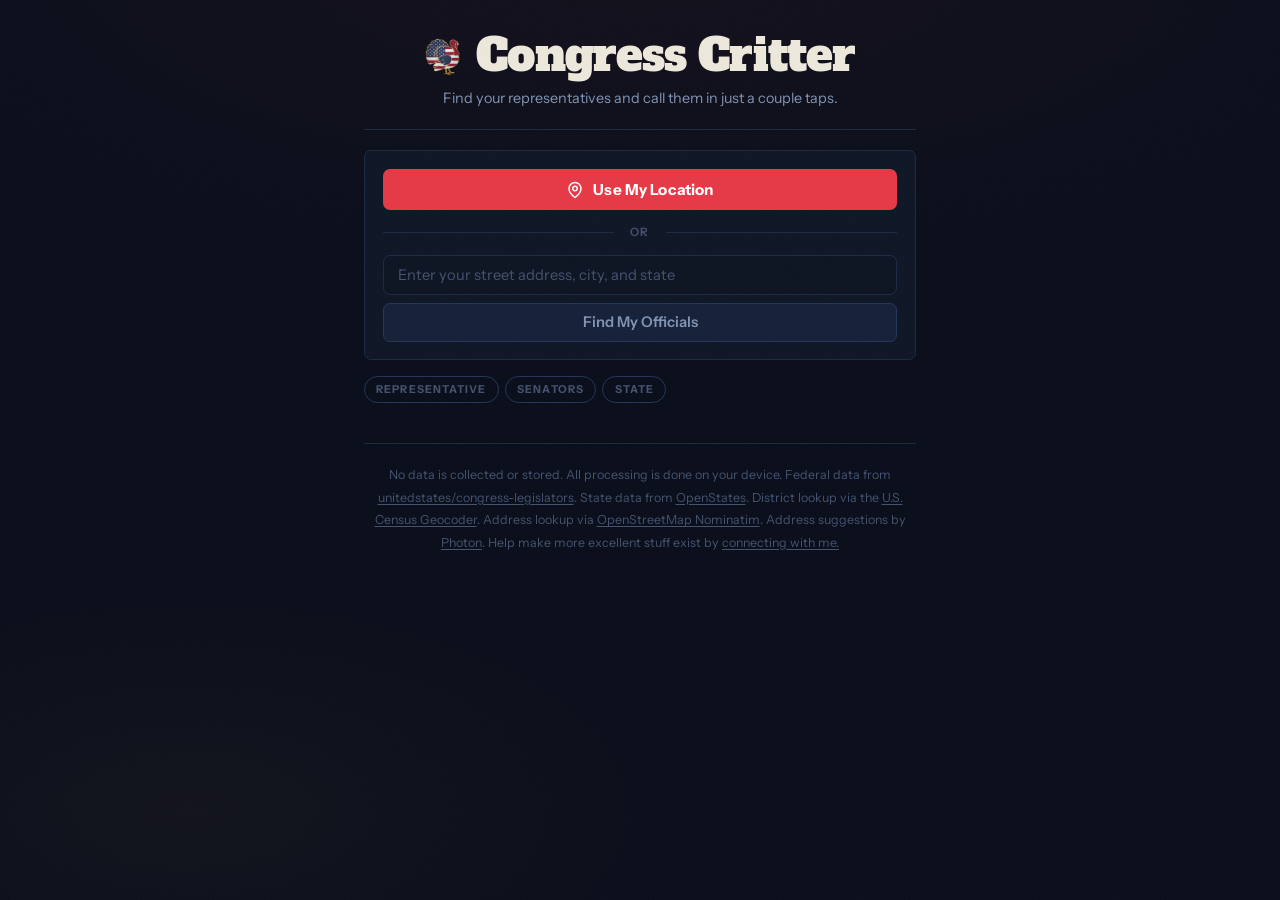
<file: index.html>
<!DOCTYPE html>
<html lang="en">
<head>
  <meta charset="UTF-8">
  <meta name="viewport" content="width=device-width, initial-scale=1.0">
  <title>Congress Critter: Find & Call Your Representatives</title>
  <link rel="icon" type="image/png" href="favicon.png">
  <link rel="icon" type="image/x-icon" href="favicon.ico">
  <link rel="stylesheet" href="style.css">
</head>
<body>
  <main class="container">
    <header>
      <h1><img src="favicon.png" alt="" class="title-icon">Congress Critter</h1>
      <p>Find your representatives and call them in just a couple taps.</p>
    </header>

    <section id="lookup">
      <button id="geolocate-btn" type="button">
        <svg width="18" height="18" viewBox="0 0 24 24" fill="none" stroke="currentColor" stroke-width="2" stroke-linecap="round" stroke-linejoin="round" aria-hidden="true">
          <path d="M20 10c0 6-8 12-8 12s-8-6-8-12a8 8 0 0 1 16 0Z"/>
          <circle cx="12" cy="10" r="3"/>
        </svg>
        Use My Location
      </button>

      <div class="divider"><span>or</span></div>

      <form id="address-form">
        <input
          type="text"
          id="address-input"
          name="address"
          placeholder="Enter your street address, city, and state"
          autocomplete="off"
          required
        >
        <button type="submit">Find My Officials</button>
      </form>
    </section>

    <nav class="results-nav" aria-label="Jump to section">
      <a href="#usrep">Representative</a>
      <a href="#senators">Senators</a>
      <a href="#stateleg">State</a>
    </nav>

    <section id="status" hidden>
      <article aria-busy="true" id="loading">
        <span id="loading-message">Looking up your representatives…</span>
      </article>
      <article id="error" hidden>
        <p id="error-message"></p>
        <button id="retry-btn" type="button" class="secondary">Try Again</button>
      </article>
    </section>

    <section id="results" hidden>
      <div id="usrep" class="result-section">
        <details class="section-details" open>
          <summary class="section-title">U.S. Representative</summary>
          <div class="section-body"></div>
        </details>
      </div>

      <div id="senators" class="result-section">
        <details class="section-details">
          <summary class="section-title">U.S. Senators</summary>
          <div class="section-body"></div>
        </details>
      </div>

      <div id="stateleg" class="result-section">
        <details class="section-details">
          <summary class="section-title">State Legislature</summary>
          <div class="section-body"></div>
        </details>
      </div>
    </section>

    <footer class="site-footer">
      <small>
        No data is collected or stored. All processing is done on your device. Federal data from
        <a href="https://github.com/unitedstates/congress-legislators" target="_blank" rel="noopener noreferrer">unitedstates/congress-legislators</a>.
        State data from <a href="https://openstates.org" target="_blank" rel="noopener noreferrer">OpenStates</a>.
        District lookup via the <a href="https://geocoding.geo.census.gov/" target="_blank" rel="noopener noreferrer">U.S. Census Geocoder</a>.
        Address lookup via <a href="https://nominatim.openstreetmap.org/" target="_blank" rel="noopener noreferrer">OpenStreetMap Nominatim</a>.
        Address suggestions by <a href="https://photon.komoot.io/" target="_blank" rel="noopener noreferrer">Photon</a>.
        Help make more excellent stuff exist by <a href="https://www.linkedin.com/in/evanboyar/" target=_blank rel="noopener noreferrer">connecting with me.</a>
      </small>
    </footer>
  </main>

  <script src="js/autocomplete.js"></script>
  <script src="js/geocoder.js"></script>
  <script src="js/legislators.js"></script>
  <script src="js/state-legislators.js"></script>
  <script src="js/main.js"></script>
</body>
</html>
</file>
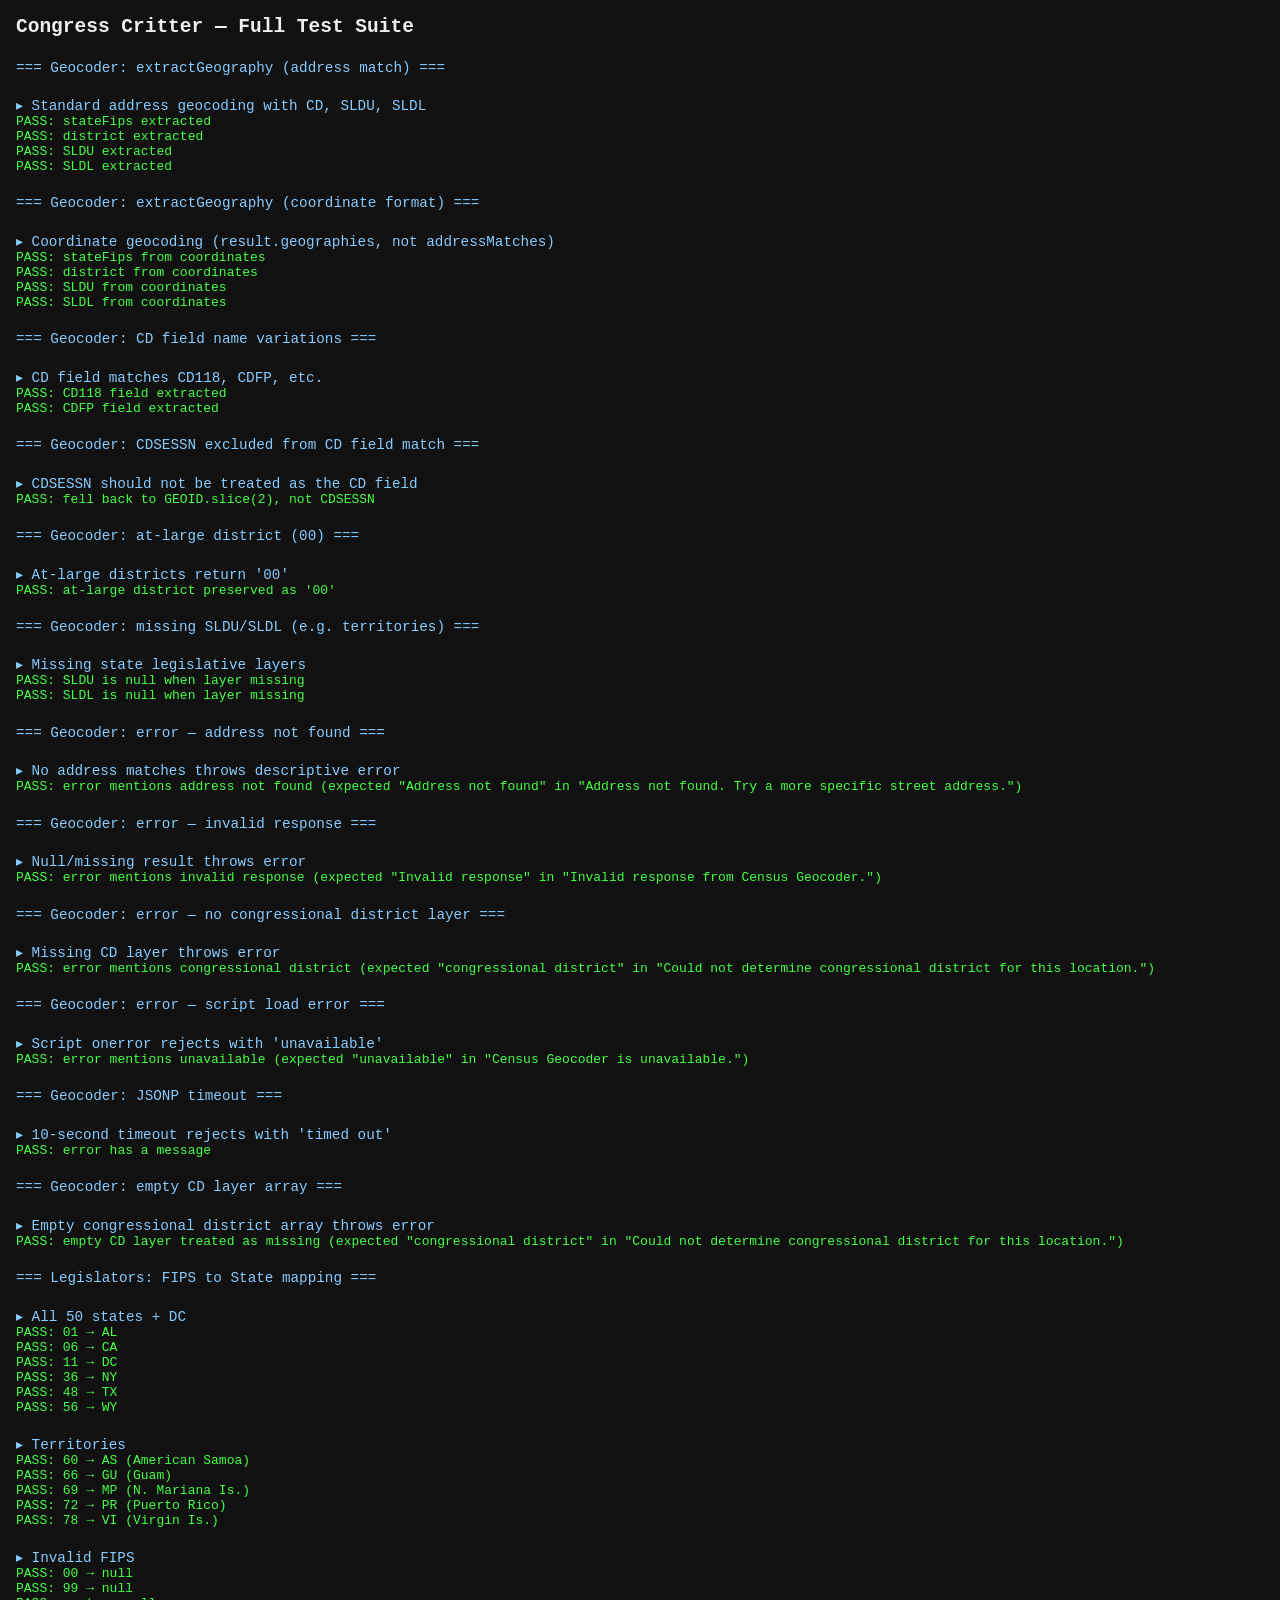
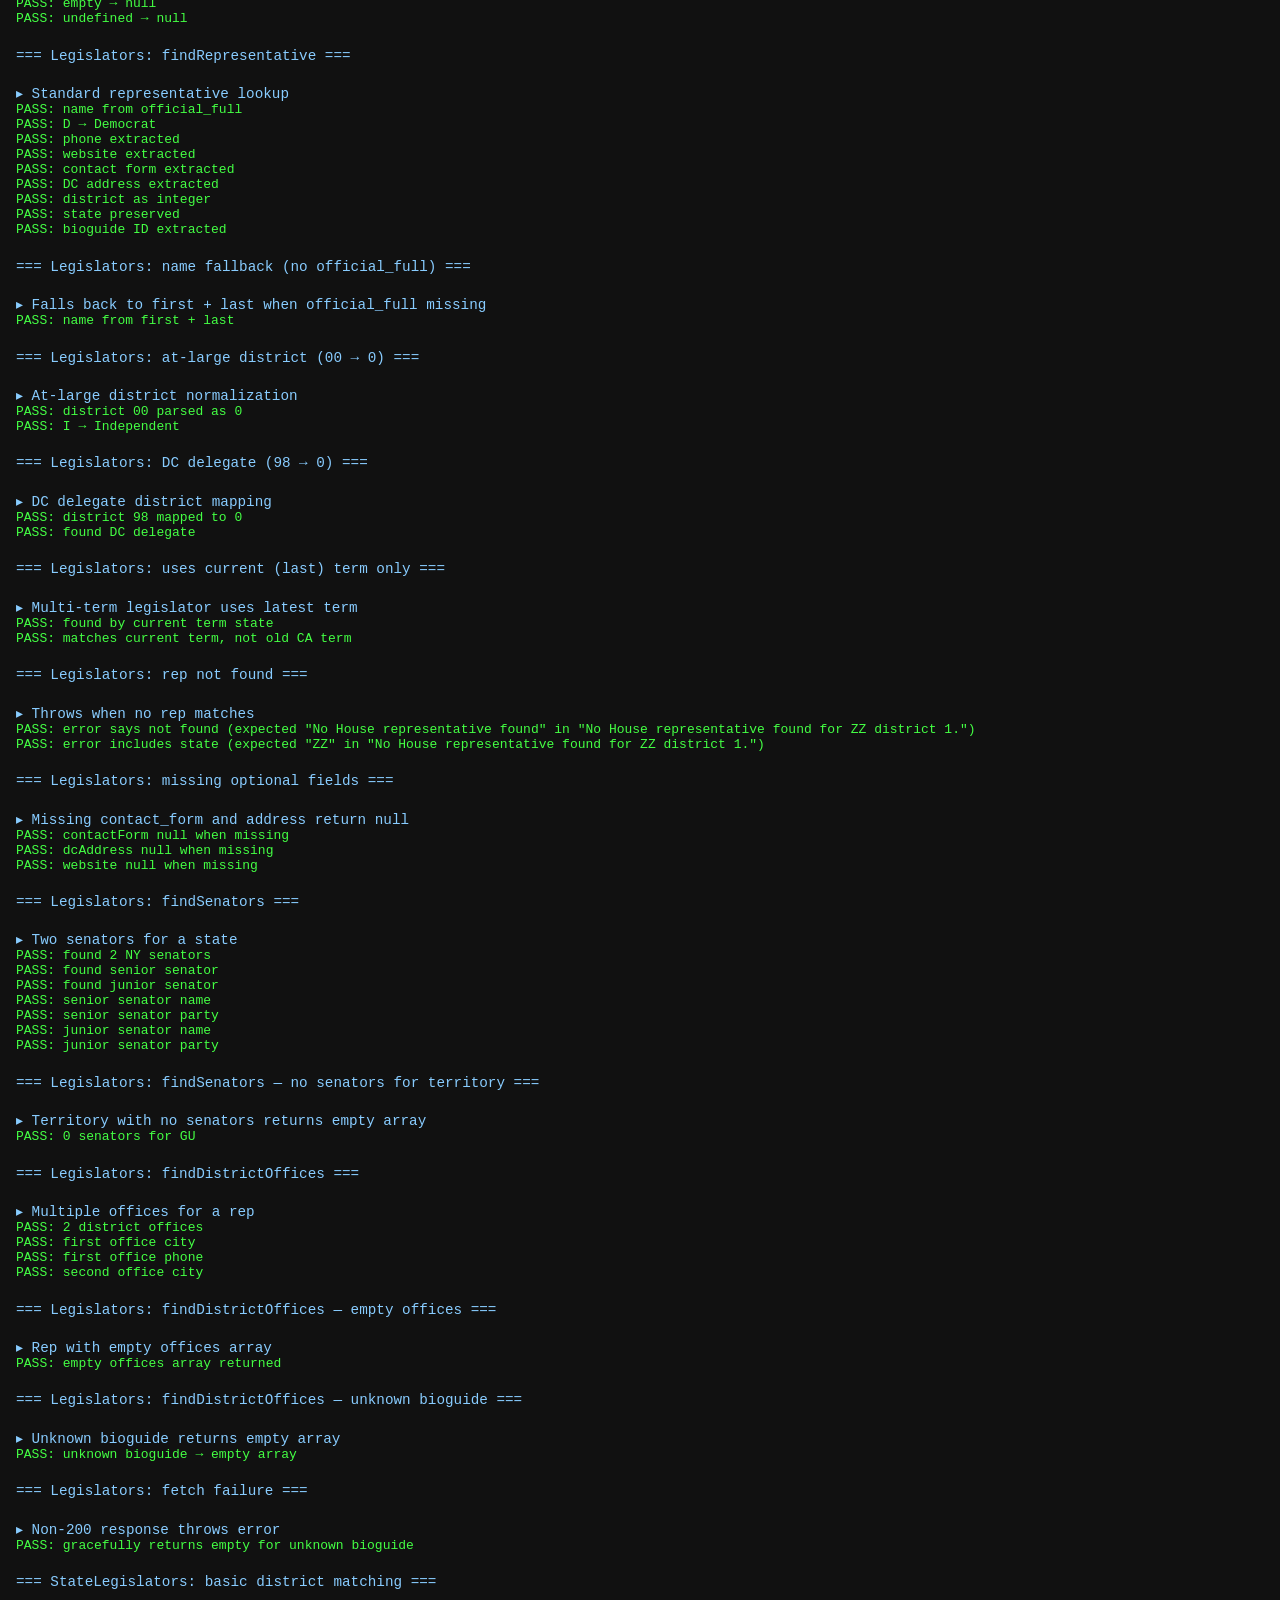
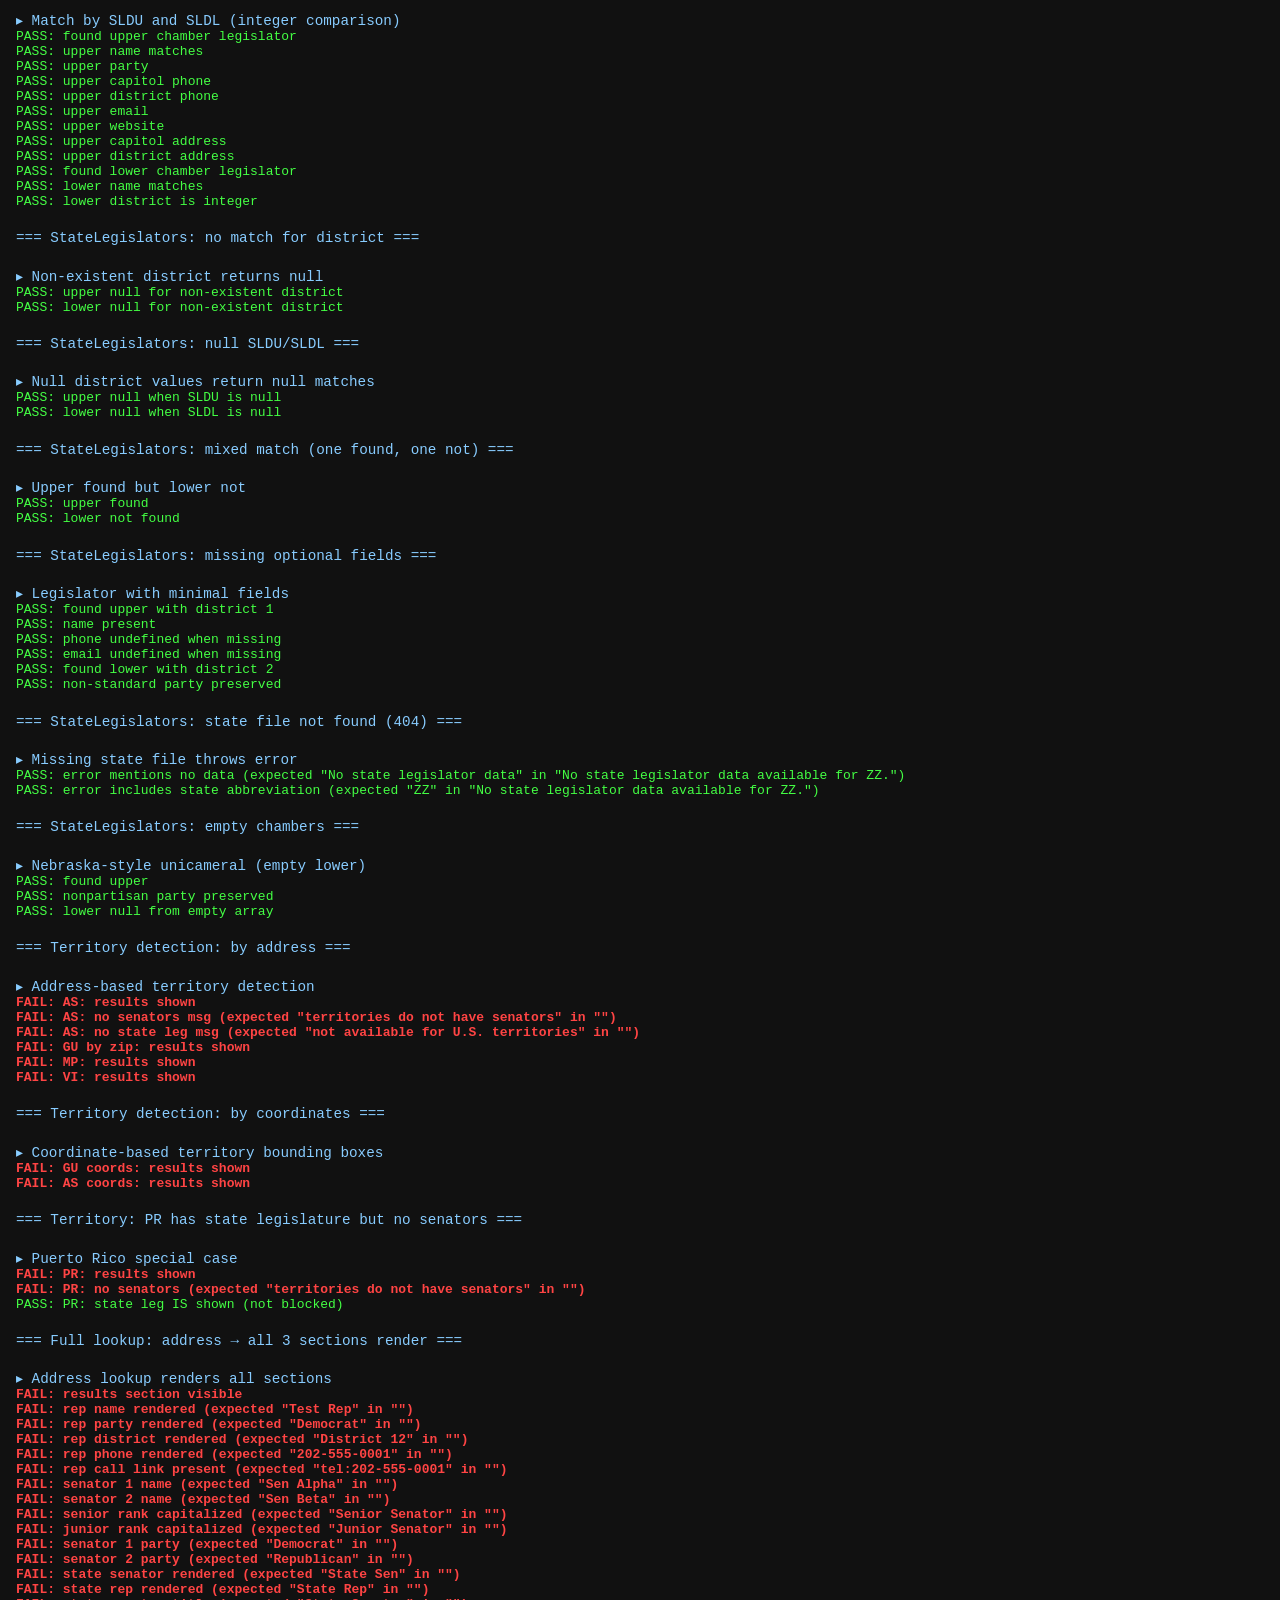
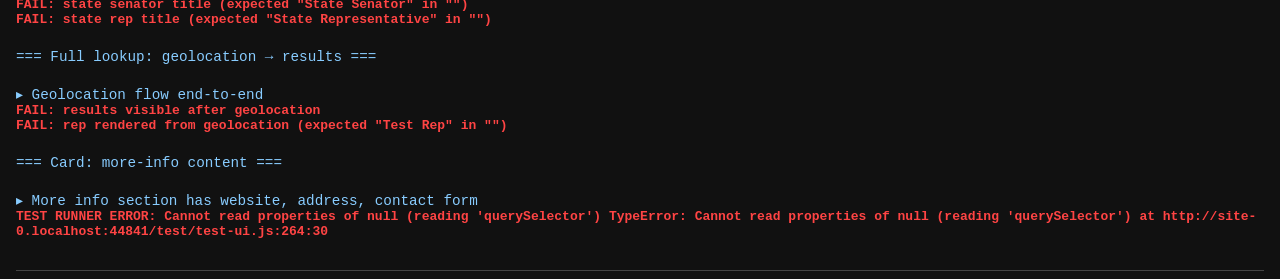
<file: test/test.html>
<!DOCTYPE html>
<html lang="en">
<head>
  <meta charset="UTF-8">
  <title>Congress Critter — Full Test Suite</title>
  <style>
    body { font-family: monospace; margin: 1rem; background: #111; color: #eee; }
    .pass { color: #4f4; }
    .fail { color: #f44; font-weight: bold; }
    .group { color: #8cf; margin-top: 1.5em; font-size: 1.1em; }
    #summary { margin-top: 2em; padding: 1em; border-top: 1px solid #444; font-size: 1.2em; }
  </style>
</head>
<body>
<h2>Congress Critter — Full Test Suite</h2>
<div id="log"></div>
<div id="summary"></div>

<!-- Replicate the full DOM structure from index.html -->
<div style="display:none">
  <button id="geolocate-btn" type="button">Use My Location</button>
  <form id="address-form">
    <input type="text" id="address-input" name="address" required>
    <button type="submit">Find</button>
  </form>
  <section id="status" hidden>
    <article aria-busy="true" id="loading">
      <span id="loading-message">Looking up your representatives…</span>
    </article>
    <article id="error" hidden>
      <p id="error-message"></p>
      <button id="retry-btn" type="button">Try Again</button>
    </article>
  </section>
  <section id="results" hidden>
    <nav class="results-nav" aria-label="Jump to section">
      <a href="#usrep">Representative</a>
      <a href="#senators">Senators</a>
      <a href="#stateleg">State</a>
    </nav>
    <div id="usrep" class="result-section">
      <details class="section-details" open>
        <summary class="section-title">U.S. Representative</summary>
        <div class="section-body"></div>
      </details>
    </div>
    <div id="senators" class="result-section">
      <details class="section-details">
        <summary class="section-title">U.S. Senators</summary>
        <div class="section-body"></div>
      </details>
    </div>
    <div id="stateleg" class="result-section">
      <details class="section-details">
        <summary class="section-title">State Legislature</summary>
        <div class="section-body"></div>
      </details>
    </div>
  </section>
</div>

<script src="harness.js"></script>
<script src="test-geocoder.js"></script>
<script src="test-legislators.js"></script>
<script src="test-state-legislators.js"></script>
<script src="test-ui.js"></script>
<script>
Harness.runAll();
</script>
</body>
</html>
</file>
<file: style.css>
/* ─────────────────────────────────────────────────────────────
   Congress Critter — Custom Design System
   Aesthetic: dark civic editorial
   Fonts: Alfa Slab One (title) · Spectral (names) · Instrument Sans (UI)
───────────────────────────────────────────────────────────────── */

@import url('https://fonts.googleapis.com/css2?family=Alfa+Slab+One&family=Spectral:ital,wght@0,400;0,600;1,400&family=Instrument+Sans:wght@400;500;600;700&display=swap');

/* ── Tokens ──────────────────────────────────────────────────── */

:root {
  --bg:        #090e1a;
  --bg-card:   #0f1726;
  --bg-raised: #162038;
  --bg-input:  #0d1422;

  --border:    #1c2b44;
  --border-hi: #243659;

  --text:      #ede8dc;
  --text-sub:  #8194b4;
  --text-dim:  #445270;

  --red:       #e63946;
  --red-hi:    #ff4858;
  --red-glow:  rgba(230, 57, 70, 0.18);
  --red-dim:   rgba(230, 57, 70, 0.08);

  --gold:      #f4a261;

  --radius:    7px;
  --radius-sm: 4px;
}

/* ── Reset ───────────────────────────────────────────────────── */

*, *::before, *::after { box-sizing: border-box; }

body, h1, h2, h3, h4, h5, h6, p, ul, li,
figure, figcaption, blockquote, dl, dd {
  margin: 0;
  padding: 0;
}

[hidden] { display: none !important; }

/* ── Base ────────────────────────────────────────────────────── */

html {
  font-size: 16px;
  scroll-behavior: smooth;
}

body {
  background: var(--bg);
  color: var(--text);
  font-family: 'Instrument Sans', system-ui, sans-serif;
  font-size: 1rem;
  line-height: 1.55;
  min-height: 100svh;

  background-image:
    radial-gradient(ellipse 90% 50% at 50% -5%,  rgba(230, 57, 70, 0.05) 0%, transparent 70%),
    radial-gradient(ellipse 60% 40% at 15% 90%, rgba(244, 162, 97, 0.04) 0%, transparent 60%);
}

/* Grain texture overlay */
body::after {
  content: '';
  position: fixed;
  inset: 0;
  z-index: 9999;
  pointer-events: none;
  opacity: 0.03;
  background-image: url("data:image/svg+xml,<svg xmlns='http://www.w3.org/2000/svg' width='256' height='256'><filter id='n'><feTurbulence type='fractalNoise' baseFrequency='0.85' numOctaves='4' stitchTiles='stitch'/><feColorMatrix type='saturate' values='0'/></filter><rect width='256' height='256' filter='url(%23n)'/></svg>");
}

a {
  color: var(--gold);
  text-decoration: none;
}

a:hover {
  text-decoration: underline;
  text-underline-offset: 2px;
}

/* ── Layout ──────────────────────────────────────────────────── */

main.container {
  max-width: 600px;
  margin: 0 auto;
  padding: 2rem 1.5rem 3rem;
}

/* ── Header ──────────────────────────────────────────────────── */

header {
  text-align: center;
  margin-bottom: 1.25rem;
  padding-bottom: 1.25rem;
  border-bottom: 1px solid var(--border);
}

h1 {
  font-family: 'Alfa Slab One', serif;
  font-size: clamp(1.9rem, 6vw, 2.8rem);
  font-weight: 400;
  letter-spacing: -0.02em;
  line-height: 1.05;
  color: var(--text);
  margin-bottom: 0.5rem;
}

.title-icon {
  height: 0.9em;
  width: auto;
  vertical-align: middle;
  margin-right: 0.25em;
  position: relative;
  top: -0.07em;
}

header p {
  color: var(--text-sub);
  font-size: 0.9rem;
  margin-top: 0.2rem;
}

header p i {
  font-style: normal;
  font-size: 0.8rem;
  color: var(--text-dim);
}

/* ── Lookup card ─────────────────────────────────────────────── */

#lookup {
  background: var(--bg-card);
  border: 1px solid var(--border);
  border-radius: var(--radius);
  padding: 1.1rem;
  margin-bottom: 1rem;
}

/* ── Geolocate button ────────────────────────────────────────── */

#geolocate-btn {
  width: 100%;
  display: flex;
  align-items: center;
  justify-content: center;
  gap: 0.55rem;
  padding: 0.7rem 1.25rem;
  background: var(--red);
  color: #fff;
  border: none;
  border-radius: var(--radius);
  font-family: 'Instrument Sans', system-ui, sans-serif;
  font-size: 0.95rem;
  font-weight: 700;
  letter-spacing: 0.01em;
  cursor: pointer;
  transition: background 0.15s, transform 0.1s, box-shadow 0.15s;
}

#geolocate-btn:hover {
  background: var(--red-hi);
  transform: translateY(-1px);
  box-shadow: 0 4px 20px var(--red-glow);
}

#geolocate-btn:active {
  transform: translateY(0);
  box-shadow: none;
}

#geolocate-btn[aria-busy="true"] {
  opacity: 0.65;
  cursor: wait;
  pointer-events: none;
}

/* ── Divider ─────────────────────────────────────────────────── */

.divider {
  display: flex;
  align-items: center;
  gap: 1rem;
  margin: 0.85rem 0;
  color: var(--text-dim);
  font-size: 0.72rem;
  font-weight: 600;
  letter-spacing: 0.15em;
  text-transform: uppercase;
}

.divider::before,
.divider::after {
  content: '';
  flex: 1;
  border-top: 1px solid var(--border);
}

/* ── Address form ────────────────────────────────────────────── */

#address-form {
  display: flex;
  flex-direction: column;
  gap: 0.5rem;
}

#address-input {
  width: 100%;
  background: var(--bg-input);
  border: 1px solid var(--border);
  border-radius: var(--radius);
  color: var(--text);
  font-family: 'Instrument Sans', system-ui, sans-serif;
  font-size: 0.92rem;
  padding: 0.6rem 0.9rem;
  outline: none;
  transition: border-color 0.15s, box-shadow 0.15s;
}

#address-input::placeholder {
  color: var(--text-dim);
}

#address-input:focus {
  border-color: var(--red);
  box-shadow: 0 0 0 3px var(--red-dim);
}

#address-form button[type="submit"] {
  width: 100%;
  padding: 0.6rem 1.25rem;
  background: var(--bg-raised);
  color: var(--text-sub);
  border: 1px solid var(--border-hi);
  border-radius: var(--radius);
  font-family: 'Instrument Sans', system-ui, sans-serif;
  font-size: 0.92rem;
  font-weight: 600;
  cursor: pointer;
  transition: all 0.15s;
}

#address-form button[type="submit"]:hover {
  background: var(--bg-raised);
  border-color: var(--text-dim);
  color: var(--text);
}

/* ── Status section ──────────────────────────────────────────── */

#status {
  margin-top: 0.75rem;
}

/* Loading state */
#loading {
  display: flex;
  align-items: center;
  justify-content: center;
  gap: 0.75rem;
  background: var(--bg-card);
  border: 1px solid var(--border);
  border-radius: var(--radius);
  padding: 1rem;
  color: var(--text-sub);
  font-size: 0.88rem;
}

#loading::before {
  content: '';
  flex-shrink: 0;
  width: 15px;
  height: 15px;
  border: 2px solid var(--border-hi);
  border-top-color: var(--red);
  border-radius: 50%;
  animation: spin 0.65s linear infinite;
}

@keyframes spin { to { transform: rotate(360deg); } }

/* Error state */
#error {
  background: var(--bg-card);
  border: 1px solid var(--border);
  border-left: 3px solid var(--red);
  border-radius: var(--radius);
  padding: 0.9rem 1.1rem;
}

#error-message {
  color: var(--text-sub);
  font-size: 0.9rem;
  margin-bottom: 0.75rem;
}

#retry-btn {
  background: transparent;
  color: var(--text-sub);
  border: 1px solid var(--border-hi);
  border-radius: var(--radius-sm);
  padding: 0.4rem 0.85rem;
  font-family: 'Instrument Sans', system-ui, sans-serif;
  font-size: 0.8rem;
  font-weight: 600;
  cursor: pointer;
  transition: all 0.15s;
}

#retry-btn:hover {
  border-color: var(--text-dim);
  color: var(--text);
}

/* ── Results nav ─────────────────────────────────────────────── */

.results-nav {
  display: flex;
  gap: 0.4rem;
  flex-wrap: wrap;
  margin-bottom: 1.25rem;
}

.results-nav a {
  font-size: 0.68rem;
  font-weight: 700;
  letter-spacing: 0.1em;
  text-transform: uppercase;
  padding: 0.25rem 0.7rem;
  border-radius: 999px;
  border: 1px solid var(--border-hi);
  color: var(--text-dim);
  text-decoration: none;
  transition: all 0.15s;
}

.results-nav a:hover {
  border-color: var(--red);
  color: var(--red);
  background: var(--red-dim);
  text-decoration: none;
}

.results-nav a[aria-current="location"] {
  border-color: var(--red);
  color: var(--red);
  background: var(--red-dim);
  box-shadow: 0 0 0 3px var(--red-dim);
}

/* ── Result sections ─────────────────────────────────────────── */

.result-section {
  margin-bottom: 1.25rem;
  scroll-margin-top: 1rem;
}

/* Closed sections take up less vertical space */
.result-section:has(.section-details:not([open])) {
  margin-bottom: 0.2rem;
}

/* Collapsible <details> */
.section-details {
  border: none;
  padding: 0;
}

.section-details > summary {
  list-style: none;
  cursor: pointer;
  display: flex;
  align-items: center;
  gap: 0.5em;
  padding: 0.3rem 0;
  margin-bottom: 0;
  user-select: none;
}

.section-details > summary::-webkit-details-marker { display: none; }

.section-details[open] > summary {
  margin-bottom: 0.6rem;
}

/* Section label typography */
.section-title {
  font-family: 'Instrument Sans', system-ui, sans-serif;
  font-size: 0.67rem;
  font-weight: 700;
  letter-spacing: 0.14em;
  text-transform: uppercase;
  color: var(--text-dim);
  flex: 1;
}

/* Expand chevron */
.section-details > summary::after {
  content: '›';
  font-size: 1.1rem;
  line-height: 1;
  color: var(--text-dim);
  transition: transform 0.2s;
  display: inline-block;
}

.section-details[open] > summary::after {
  transform: rotate(90deg);
}

/* Section loading / error */
.section-loading {
  color: var(--text-dim);
  font-size: 0.85rem;
}

.section-error {
  color: var(--red);
  font-size: 0.85rem;
  opacity: 0.8;
}

/* Chamber subheading (e.g., "State Assembly · Lower House") */
.chamber-heading {
  font-family: 'Spectral', serif;
  font-style: italic;
  font-size: 0.95rem;
  font-weight: 400;
  color: var(--text-sub);
  letter-spacing: 0;
  margin: 1.1rem 0 0.45rem;
  line-height: 1.3;
}

.chamber-heading:first-child {
  margin-top: 0;
}

.chamber-class {
  color: var(--text-dim);
  font-style: italic;
  white-space: nowrap;
}

/* Senators: two-column on wider viewports */
#senators .section-body {
  display: grid;
  grid-template-columns: 1fr;
  gap: 0.75rem;
}

@media (min-width: 480px) {
  #senators .section-body {
    grid-template-columns: 1fr 1fr;
  }
}

/* ── Result card ─────────────────────────────────────────────── */

article.result-card {
  background: var(--bg-card);
  border: 1px solid var(--border);
  border-left: 3px solid var(--red);
  border-radius: var(--radius);
  padding: 1rem;
  margin-bottom: 0;
  animation: slideUp 0.22s ease-out both;
}

@keyframes slideUp {
  from { opacity: 0; transform: translateY(6px); }
  to   { opacity: 1; transform: translateY(0); }
}

article.result-card header {
  text-align: left;
  margin-bottom: 0.65rem;
  padding-bottom: 0;
  border-bottom: none;
}

.card-name {
  font-family: 'Spectral', serif;
  font-size: 1.05rem;
  font-weight: 600;
  color: var(--text);
  margin-bottom: 0.15rem;
  line-height: 1.3;
}

.card-subtitle {
  font-size: 0.76rem;
  font-weight: 500;
  color: var(--text-sub);
  letter-spacing: 0.02em;
  margin-bottom: 0;
}

/* ── Actions group ───────────────────────────────────────────── */

.actions {
  display: flex;
  flex-direction: column;
  gap: 0.4rem;
  margin-bottom: 0.35rem;
}

/* Primary call button */
.call-button {
  display: inline-flex;
  align-items: center;
  justify-content: center;
  gap: 0.5rem;
  width: 100%;
  padding: 0.65rem 1.25rem;
  background: var(--red);
  color: #fff;
  border-radius: var(--radius);
  font-family: 'Instrument Sans', system-ui, sans-serif;
  font-size: 0.95rem;
  font-weight: 700;
  letter-spacing: 0.01em;
  text-decoration: none;
  transition: background 0.15s, transform 0.1s, box-shadow 0.15s;
}

.call-button:hover {
  background: var(--red-hi);
  color: #fff;
  text-decoration: none;
  transform: translateY(-1px);
  box-shadow: 0 4px 18px var(--red-glow);
}

.call-button:active {
  transform: translateY(0);
  box-shadow: none;
}

/* Copy button */
.copy-btn {
  width: 100%;
  padding: 0.4rem 0.9rem;
  background: transparent;
  color: var(--text-sub);
  border: 1px solid var(--border-hi);
  border-radius: var(--radius);
  font-family: 'Instrument Sans', system-ui, sans-serif;
  font-size: 0.8rem;
  font-weight: 600;
  cursor: pointer;
  transition: all 0.15s;
}

.copy-btn:hover {
  background: var(--bg-raised);
  color: var(--text);
  border-color: var(--text-dim);
}

/* Phone toggle — very de-emphasized */
.phone-toggle {
  all: unset;
  display: block;
  width: 100%;
  text-align: center;
  font-family: 'Instrument Sans', system-ui, sans-serif;
  font-size: 0.7rem;
  color: var(--text-dim);
  cursor: pointer;
  padding: 0.15rem 0;
  transition: color 0.15s;
}

.phone-toggle:hover {
  color: var(--text-sub);
}

/* ── More info collapsible ───────────────────────────────────── */

.more-info {
  margin-top: 0.5rem;
  border-top: 1px solid var(--border);
  padding-top: 0.5rem;
}

.more-info > summary {
  list-style: none;
  cursor: pointer;
  font-size: 0.68rem;
  font-weight: 700;
  letter-spacing: 0.12em;
  text-transform: uppercase;
  color: var(--text-dim);
  display: flex;
  align-items: center;
  gap: 0.35em;
  padding: 0.1rem 0;
  transition: color 0.15s;
  user-select: none;
}

.more-info > summary::-webkit-details-marker { display: none; }

.more-info > summary::after {
  content: '›';
  font-size: 1rem;
  transition: transform 0.15s;
  display: inline-block;
}

.more-info[open] > summary::after {
  transform: rotate(90deg);
}

.more-info > summary:hover {
  color: var(--text-sub);
}

.more-info-content {
  margin-top: 0.5rem;
  color: var(--text-sub);
  font-size: 0.83rem;
  line-height: 1.6;
}

.more-info-content p {
  margin-bottom: 0.3rem;
}

.more-info-content h4 {
  font-family: 'Instrument Sans', system-ui, sans-serif;
  font-size: 0.67rem;
  font-weight: 700;
  letter-spacing: 0.12em;
  text-transform: uppercase;
  color: var(--text-dim);
  margin-top: 0.5rem;
  margin-bottom: 0.2rem;
}

.more-info-content a {
  color: var(--gold);
  text-decoration: none;
}

.more-info-content a:hover {
  text-decoration: underline;
}

/* ── Footer ──────────────────────────────────────────────────── */

.site-footer {
  text-align: center;
  margin-top: 2.5rem;
  padding-top: 1.25rem;
  border-top: 1px solid var(--border);
  color: var(--text-dim);
  font-size: 0.78rem;
  line-height: 1.8;
}

.site-footer small {
  font-size: inherit;
}

.site-footer a {
  color: var(--text-dim);
  text-decoration: underline;
  text-underline-offset: 2px;
}

.site-footer a:hover {
  color: var(--text-sub);
}

/* ── Autocomplete dropdown ──────────────────────────────────── */

.autocomplete-wrapper {
  position: relative;
}

.autocomplete-list {
  position: absolute;
  top: 100%;
  left: 0;
  right: 0;
  z-index: 100;
  margin: 0.25rem 0 0;
  padding: 0;
  list-style: none;
  background: var(--bg-card);
  border: 1px solid var(--border-hi);
  border-radius: var(--radius);
  box-shadow: 0 8px 24px rgba(0, 0, 0, 0.4);
  overflow: hidden;
}

.autocomplete-item {
  padding: 0.55rem 0.9rem;
  font-size: 0.88rem;
  color: var(--text-sub);
  cursor: pointer;
  transition: background 0.1s, color 0.1s;
  border-bottom: 1px solid var(--border);
}

.autocomplete-item:last-child {
  border-bottom: none;
}

.autocomplete-item:hover,
.autocomplete-item--active {
  background: var(--bg-raised);
  color: var(--text);
}

/* ── Reduced motion ──────────────────────────────────────────── */

@media (prefers-reduced-motion: reduce) {
  *, *::before, *::after {
    animation-duration: 0.01ms !important;
    transition-duration: 0.01ms !important;
  }
}
</file>
